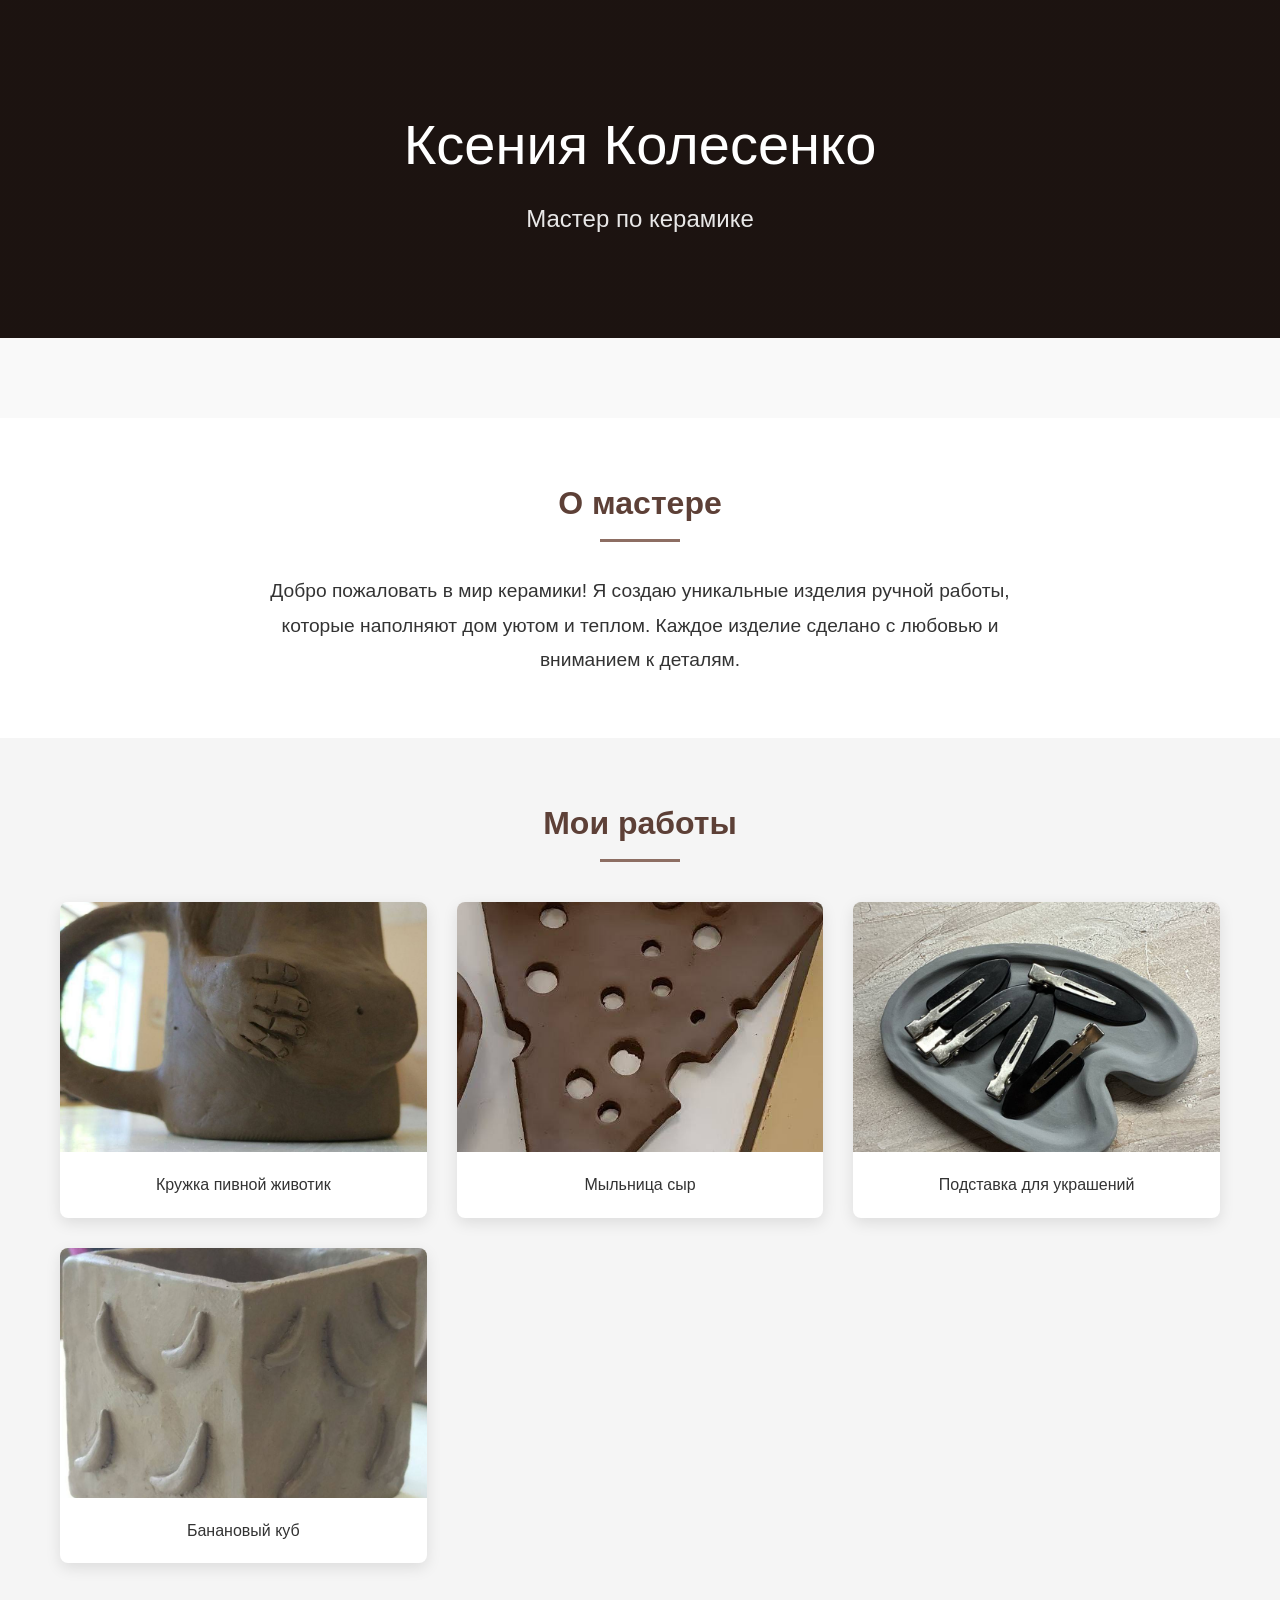
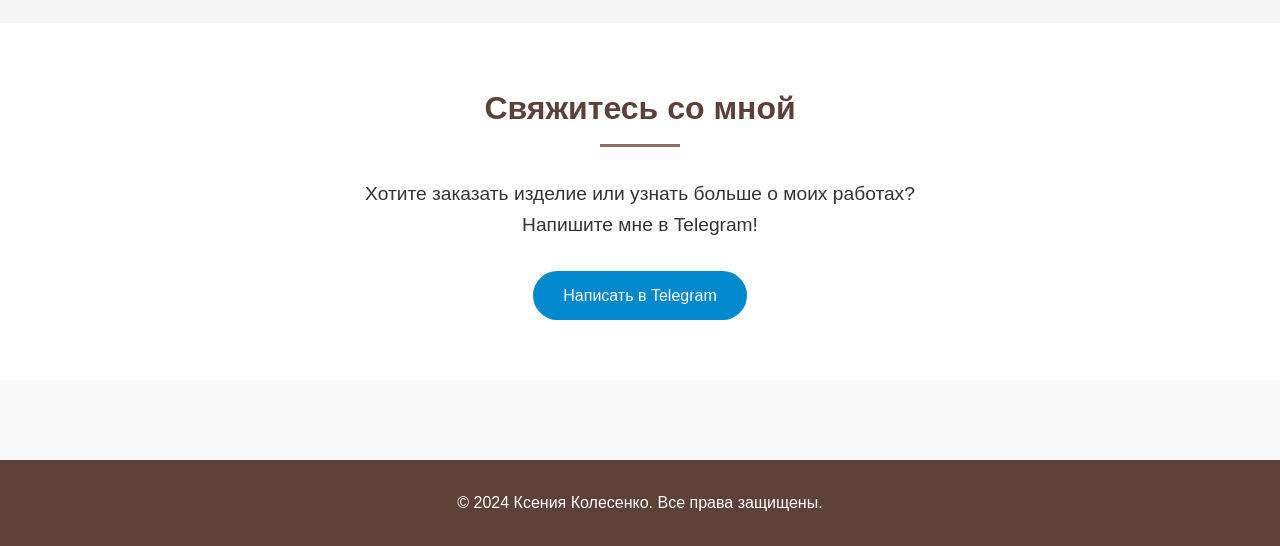
<file: index.html>
<!DOCTYPE html>
<html lang="ru">
<head>
    <meta charset="UTF-8">
    <meta name="viewport" content="width=device-width, initial-scale=1.0">
    <title>Ксения Колесенко - Мастер по керамике</title>
    <style>
        /* Общие стили */
        * {
            margin: 0;
            padding: 0;
            box-sizing: border-box;
        }
        
        body {
            font-family: 'Segoe UI', Tahoma, Geneva, Verdana, sans-serif;
            line-height: 1.6;
            color: #333;
            background-color: #f9f9f9;
        }
        
        .container {
            max-width: 1200px;
            margin: 0 auto;
            padding: 0 20px;
        }
        
        .section-title {
            font-size: 2rem;
            text-align: center;
            margin-bottom: 2rem;
            color: #5d4037;
            position: relative;
        }
        
        .section-title::after {
            content: '';
            display: block;
            width: 80px;
            height: 3px;
            background-color: #8d6e63;
            margin: 10px auto;
        }
        
        /* Шапка */
        .header {
            background: linear-gradient(rgba(0, 0, 0, 0.7), rgba(0, 0, 0, 0.7)), 
                        url('data:image/svg+xml;utf8,<svg xmlns="http://www.w3.org/2000/svg" width="100" height="100" viewBox="0 0 100 100"><rect width="100" height="100" fill="%235d4037"/></svg>');
            background-size: cover;
            background-position: center;
            color: white;
            text-align: center;
            padding: 100px 0;
        }
        
        .header__title {
            font-size: 3.5rem;
            margin-bottom: 10px;
            font-weight: 300;
        }
        
        .header__subtitle {
            font-size: 1.5rem;
            font-weight: 300;
            opacity: 0.9;
        }
        
        /* Основной контент */
        .main {
            padding: 80px 0;
        }
        
        /* О мастере */
        .about {
            padding: 60px 0;
            background-color: white;
        }
        
        .about__text {
            max-width: 800px;
            margin: 0 auto;
            text-align: center;
            font-size: 1.2rem;
            line-height: 1.8;
        }
        
        /* Работы */
        .works {
            padding: 60px 0;
            background-color: #f5f5f5;
        }
        
        .works-grid {
            display: grid;
            grid-template-columns: repeat(auto-fill, minmax(300px, 1fr));
            gap: 30px;
            margin-top: 40px;
        }
        
        .work-item {
            background-color: white;
            border-radius: 8px;
            overflow: hidden;
            box-shadow: 0 5px 15px rgba(0, 0, 0, 0.1);
            transition: transform 0.3s ease, box-shadow 0.3s ease;
        }
        
        .work-item:hover {
            transform: translateY(-10px);
            box-shadow: 0 15px 30px rgba(0, 0, 0, 0.15);
        }
        
        .work-image {
            height: 250px;
            overflow: hidden;
        }
        
        .work-image img {
            width: 100%;
            height: 100%;
            object-fit: cover;
            transition: transform 0.5s ease;
        }
        
        .work-item:hover .work-image img {
            transform: scale(1.05);
        }
        
        .work-caption {
            padding: 20px;
            text-align: center;
            font-weight: 500;
        }
        
        .no-works {
            grid-column: 1 / -1;
            text-align: center;
            padding: 40px;
            font-style: italic;
            color: #777;
        }
        
        /* Контакты */
        .contact {
            padding: 60px 0;
            background-color: white;
            text-align: center;
        }
        
        .contact__text {
            max-width: 600px;
            margin: 0 auto 30px;
            font-size: 1.2rem;
        }
        
        .telegram-link {
            display: inline-block;
            background-color: #0088cc;
            color: white;
            padding: 12px 30px;
            border-radius: 50px;
            text-decoration: none;
            font-weight: 500;
            transition: background-color 0.3s ease;
        }
        
        .telegram-link:hover {
            background-color: #0077b5;
        }
        
        /* Подвал */
        .footer {
            background-color: #5d4037;
            color: white;
            text-align: center;
            padding: 30px 0;
        }
        
        /* Адаптивность */
        @media (max-width: 768px) {
            .header__title {
                font-size: 2.5rem;
            }
            
            .header__subtitle {
                font-size: 1.2rem;
            }
            
            .section-title {
                font-size: 1.8rem;
            }
            
            .works-grid {
                grid-template-columns: repeat(auto-fill, minmax(250px, 1fr));
            }
        }
        
        @media (max-width: 480px) {
            .header {
                padding: 60px 0;
            }
            
            .header__title {
                font-size: 2rem;
            }
            
            .section-title {
                font-size: 1.5rem;
            }
            
            .works-grid {
                grid-template-columns: 1fr;
            }
        }
    </style>
</head>
<body>
    <header class="header">
        <div class="container">
            <h1 class="header__title">Ксения Колесенко</h1>
            <p class="header__subtitle">Мастер по керамике</p>
        </div>
    </header>

    <main class="main">
        <section class="about">
            <div class="container">
                <h2 class="section-title">О мастере</h2>
                <p class="about__text">
                    Добро пожаловать в мир керамики! Я создаю уникальные изделия ручной работы, 
                    которые наполняют дом уютом и теплом. Каждое изделие сделано с любовью 
                    и вниманием к деталям.
                </p>
            </div>
        </section>

        <section class="works">
            <div class="container">
                <h2 class="section-title">Мои работы</h2>
                <div class="works-grid">
                    <!-- Пример работ - замените на реальные изображения -->
                    <div class="work-item">
                        <div class="work-image">
                            <img src="kruzhka.jpg" alt="Керамическая ваза">
                        </div>
                        <p class="work-caption">Кружка пивной животик</p>
                    </div>
                    <div class="work-item">
                        <div class="work-image">
                            <img src="pizza.jpg" alt="Чашка ручной работы">
                        </div>
                        <p class="work-caption">Мыльница сыр</p>
                    </div>
                    <div class="work-item">
                        <div class="work-image">
                            <img src="zakolki.jpg" alt="Декоративная тарелка">
                        </div>
                        <p class="work-caption">Подставка для украшений</p>
                    </div>
                    <div class="work-item">
                        <div class="work-image">
                            <img src="Cube.jpg" alt="Керамический подсвечник">
                        </div>
                        <p class="work-caption">Банановый куб</p>
                    </div>
                </div>
            </div>
        </section>

        <section class="contact">
            <div class="container">
                <h2 class="section-title">Свяжитесь со мной</h2>
                <p class="contact__text">
                    Хотите заказать изделие или узнать больше о моих работах? 
                    Напишите мне в Telegram!
                </p>
                <a href="https://t.me/kksu7" class="telegram-link" target="_blank">
                    Написать в Telegram
                </a>
            </div>
        </section>
    </main>

    <footer class="footer">
        <div class="container">
            <p class="footer__text">&copy; 2024 Ксения Колесенко. Все права защищены.</p>
        </div>
    </footer>
</body>
</html>
</file>
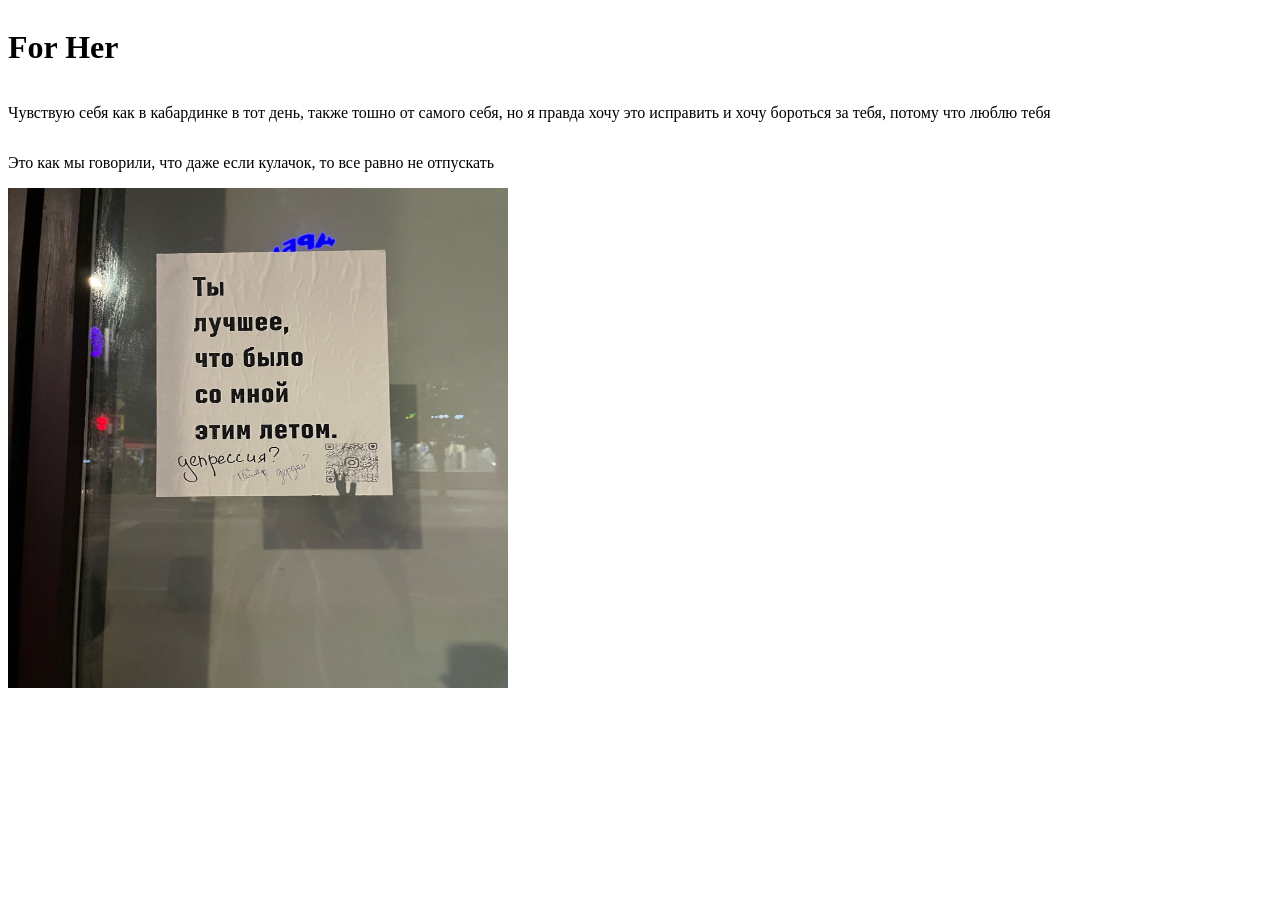
<file: ForMyDarling/index.html>
<!DOCTYPE html>
<html lang="en">
<head>
    <meta charset="UTF-8">
    <meta name="viewport" content="width=device-width, initial-scale=1.0">
    <title>Document</title>
    <link href="style.css" rel="stylesheet">
</head>
<body>
   <div class = "all">
    <h1>For Her</h1>
    <p>Чувствую себя как в кабардинке в тот день, также тошно от самого себя, но я правда хочу это исправить и хочу бороться за тебя, потому что люблю тебя</p>
    <p>Это как мы говорили, что даже если кулачок, то все равно не отпускать</p>
    <img src="cartinka.jpg" width = "500px" height="500px">
</div>
</body>
</html>
</file>
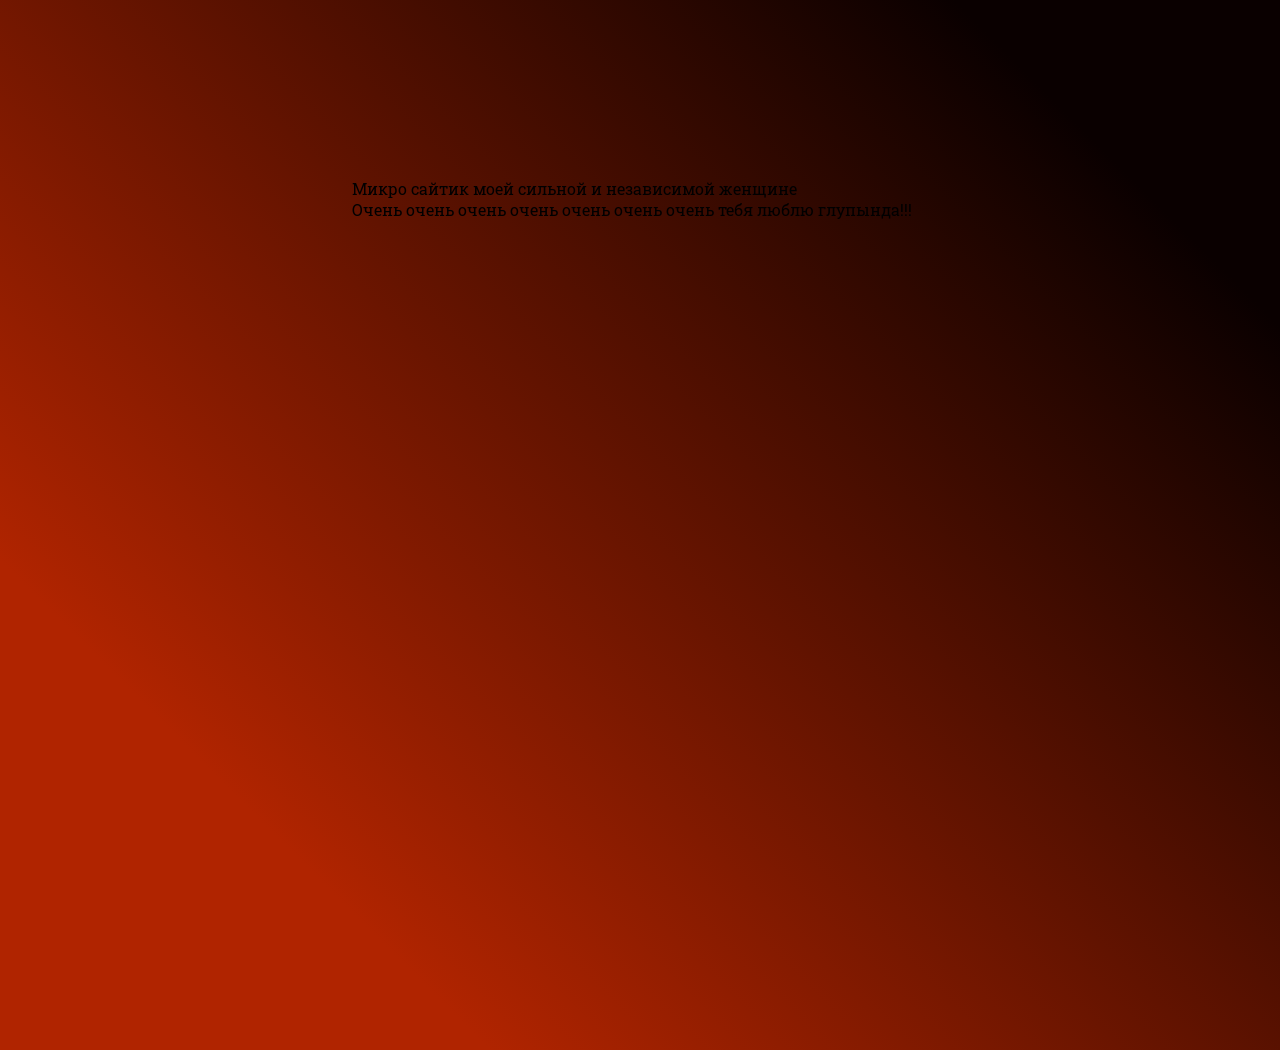
<file: task1/index.html>
<!DOCTYPE html>
<html lang="en">


<head>
   <meta charset="UTF-8">
    <title>МиуМиуМиу</title>
    <link rel="preconnect" href="https://fonts.googleapis.com">
    <link rel="preconnect" href="https://fonts.gstatic.com" crossorigin>
    <link href="https://fonts.googleapis.com/css2?family=Roboto+Slab:wght@100..900&family=ZCOOL+KuaiLe&display=swap" rel="stylesheet">
    <style>
        *{
            margin:0;
            padding: 0;
            box-sizing: border-box;
        }
        body{
            background: rgb(176,36,0);
background: linear-gradient(45deg, rgba(176,36,0,1) 21%, rgba(10,0,0,1) 86%);
            min-height: 100vh;
            font-family: 'Roboto Slab',cursive;
        }
        main{
            width:50%;
            margin: 150px auto;
        }
        article{

            padding:28px 32px;
            border-radius:16px;
        }
    </style>
</head>

<body>
    <main>
        <article>
            <div class="title">
                Микро сайтик моей сильной и независимой женщине
            </div>
            <div class="subtitle">
                Очень очень очень очень очень очень очень тебя люблю глупында!!!
            </div>
        </article>
</main>
</body>
</html>
</file>
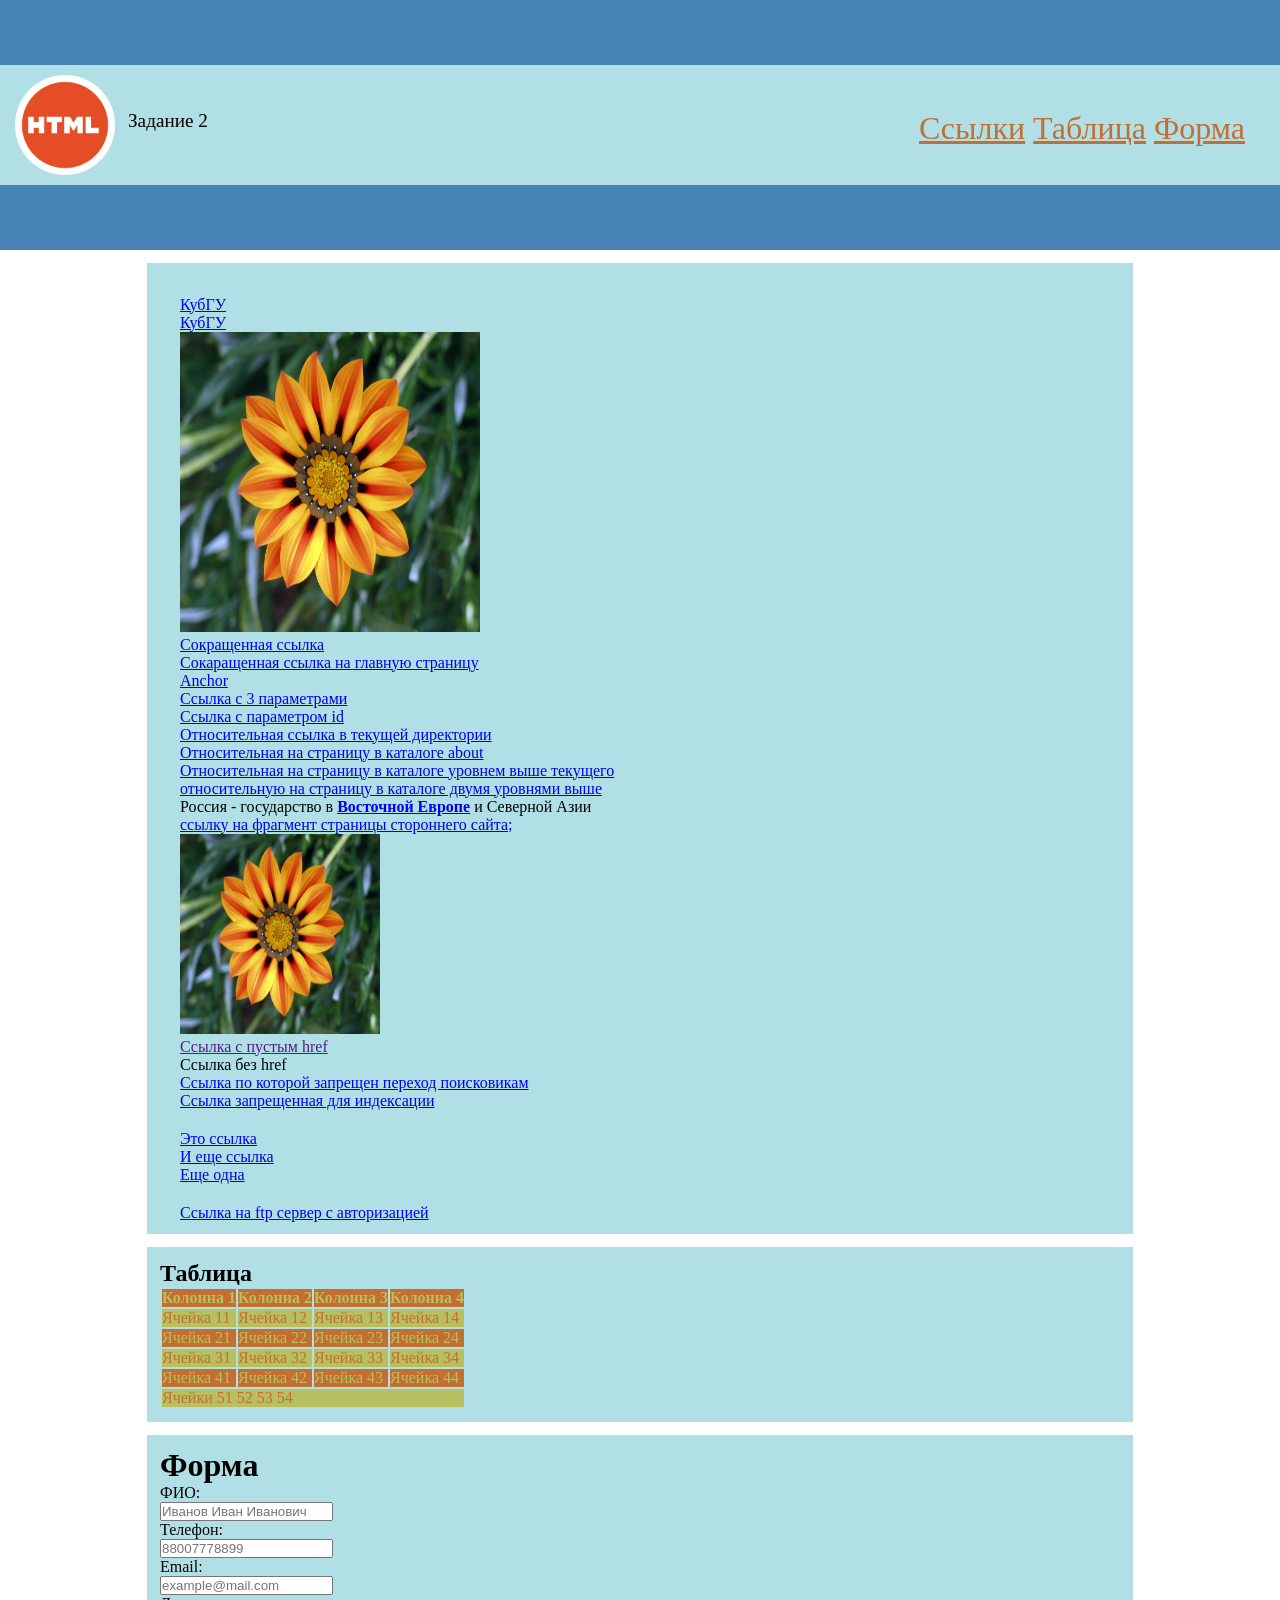
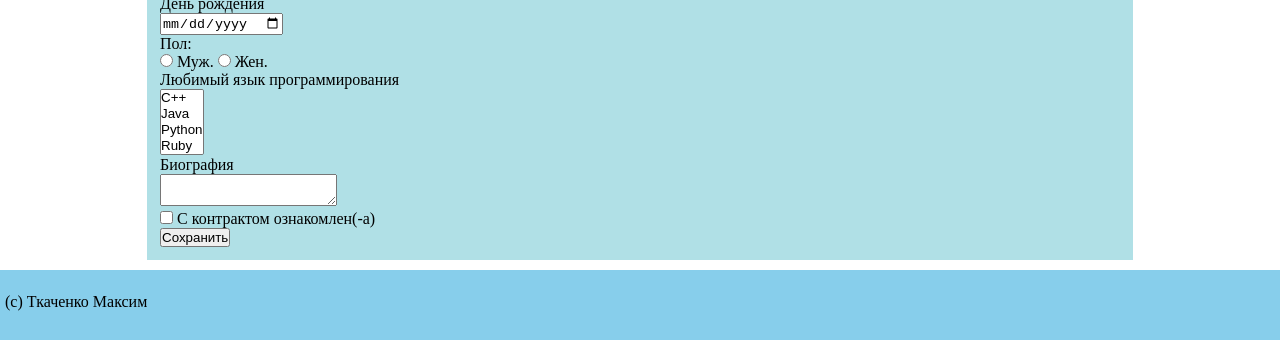
<file: task2/index.html>
<!DOCTYPE html>
<html lang="en">


<head>
   <meta charset="UTF-8">
    <link rel="stylesheet" href="style.css">
   <title>Задание 2</title>

</head>


<body>
    <header class="header">    
    <div class ="header-content">
        
        <nav class="pre-header">
            <a href="#list" class="idk">Ссылки</a>
            <a href="#table" class="idk">Таблица</a>
            <a href="#form" class="idk">Форма</a>
        </nav>
      
        <img src="html1.png" class="cartinka">
        
        <div class="name">Задание 2</div>
    
    </div>
      
        
    </header>
    

<section class = "content" id = "list">
   
    <ul class ="link-list" >
        <li>
            <a href = "http://www.kubsu.ru/" title = "Официальный сайт КубГУ">КубГУ</a>
       </li>

        <li>
            <a href = "https://www.kubsu.ru/">КубГУ</a>
        </li>

        <li>
            <a href ="https://example.com"> <img src = "image.jpg" height="300" width="300"> </a>
        </li>
        <li>
            <a href="./pp.html">Сокращенная ссылка</a>
        </li>

       <li>
           <a href="./index.html">Сокаращенная ссылка на главную страницу</a>
       </li>
        <li>
            <a href="#top">Anchor</a>
        </li>
        <li>
            <a href="https://www.youtube.com/@LofiGirl/?parametr1=p1&parametr2=p2&parametr3=p3/">Ссылка с 3 параметрами</a>
        </li>
        <li>
            <a href ="./pp.html?id=100">Ссылка с параметром id</a>
        </li>
       <li>
           <a href="./pp.html">Относительная ссылка в текущей директории</a>
       </li>
        <li>
            <a href="./about/about.html">Относительная на страницу в каталоге about</a>
        </li>

        <li>
            <a href="about/about.html">Относительная на страницу в каталоге уровнем выше текущего</a>
        </li>
        <li>
            <a href="about/floyd/pink.html">относительную на страницу в каталоге двумя уровнями выше</a>
        </li>
       <li>
           Россия - государство в
           <a href="https://ru.wikipedia.org/wiki/Восточная_Европа"><b>Восточной Европе</b></a>
            и Северной Азии
       </li>
        <li>
            <a href = "https://ru.wikipedia.org/wiki/1832_год#Родились">ссылку на фрагмент страницы стороннего сайта;</a>
        </li>
        <li>
            <img usemap="#prim" width = "200" height = "200" src="image.jpg" alt="Здесь должна быть картинка"/>
            <map name="prim">
                <area shape="rect" coords = "50,50,100" href ="https://youtube.com"/>
                <area shape="circle" coords="20,20,20" href="https://ya.ru"/>
            </map>
        </li>
        <li>
            <a href>Ссылка с пустым href</a>
        </li>
        <li>
            <a>Ссылка без href</a>
        </li>
        <li>
            <a href="http://ya.com" rel="nofollow">Ссылка по которой запрещен переход поисковикам</a>
        </li>
        <li>
            <a href="http://ya.com" rel="noindex">Ссылка запрещенная для индексации</a>
        </li>
   </ul>

    <ol class="link-list">
        <li><a href="https://example.com">Это ссылка</a></li>
        <li><a href="https://example.com">И еще ссылка</a></li>
        <li><a href="https://example.com">Еще одна</a></li>
    

    </ol>
    <a href = "ftp://drfaust:12345@AsusPC/" class="link-list">Ссылка на ftp сервер с авторизацией</a>

</section>

<section class="content">
    <h1>Таблица</h1>
    <table>
        <tr class="tabl-first"><th>Колонна 1</th><th>Колонна 2</th><th>Колонна 3</th><th>Колонна 4</th></tr>
        <tr class="tabl-second"><td>Ячейка 11</td><td>Ячейка 12</td><td>Ячейка 13</td><td>Ячейка 14</td></tr>    
        <tr class="tabl-first"><td>Ячейка 21</td><td>Ячейка 22</td><td>Ячейка 23</td><td>Ячейка 24</td></tr>
        <tr class="tabl-second"><td>Ячейка 31</td><td>Ячейка 32</td><td>Ячейка 33</td><td>Ячейка 34</td></tr>
        <tr class="tabl-first"><td>Ячейка 41</td><td>Ячейка 42</td><td>Ячейка 43</td><td>Ячейка 44</td></tr>
        <tr class="tabl-second"><td colspan="4">Ячейки 51 52 53 54</td></tr>
    </table>

</section>    

    <form action="index.html" class="content" id="form">
        <h1>Форма</h1>
        <label>
            ФИО:
            <br>
            <input name="field-name-1" placeholder="Иванов Иван Иванович">
            <br>
        </label>

        <label>
            Телефон:
            <br>
            <input name="field-number-2" type="tel" placeholder="88007778899">
            <br>
        </label>

        <label>
            Email:
        <br>
        <input name="field-email" type="email" placeholder="example@mail.com">
        <br>
        </label>

        <label>
            День рождения
        <br>
        <input name="field-birthday" type="date">
        <br>
        </label>

        Пол:
        <label>
        <br>
        <input name="field-radio1" type="radio" value="Муж." >
        Муж.
        </label>

        <label>
            <input name="field-radio1" type="radio" value = "Жен.">
            Жен.
            <br>
        </label>
        Любимый язык программирования
        <label>
            <br>
            <select name="field-list[]" multiple="multiple">
                <option value="cpp">C++</option>
                <option value="java">Java</option>
                <option value="python">Python</option>
                <option value="ruby">Ruby</option>
                <option value="kotlin">Kotlin</option>
            </select>
        </label>

        <label>
            <br>
            Биография
            <br>
            <textarea name="field-biography"></textarea>
        </label>

        <label>
            <br>
            <input type="checkbox" name="field-check">
            С контрактом ознакомлен(-а)
        </label>
        <label>
            <br>
            <input type="submit" value="Сохранить">
        </label>
    </form>
    <footer class="footer" id = "footer">
    <span>
        <br>
        (с) Ткаченко Максим
    </span>
</footer>


</body>




</html>
</file>
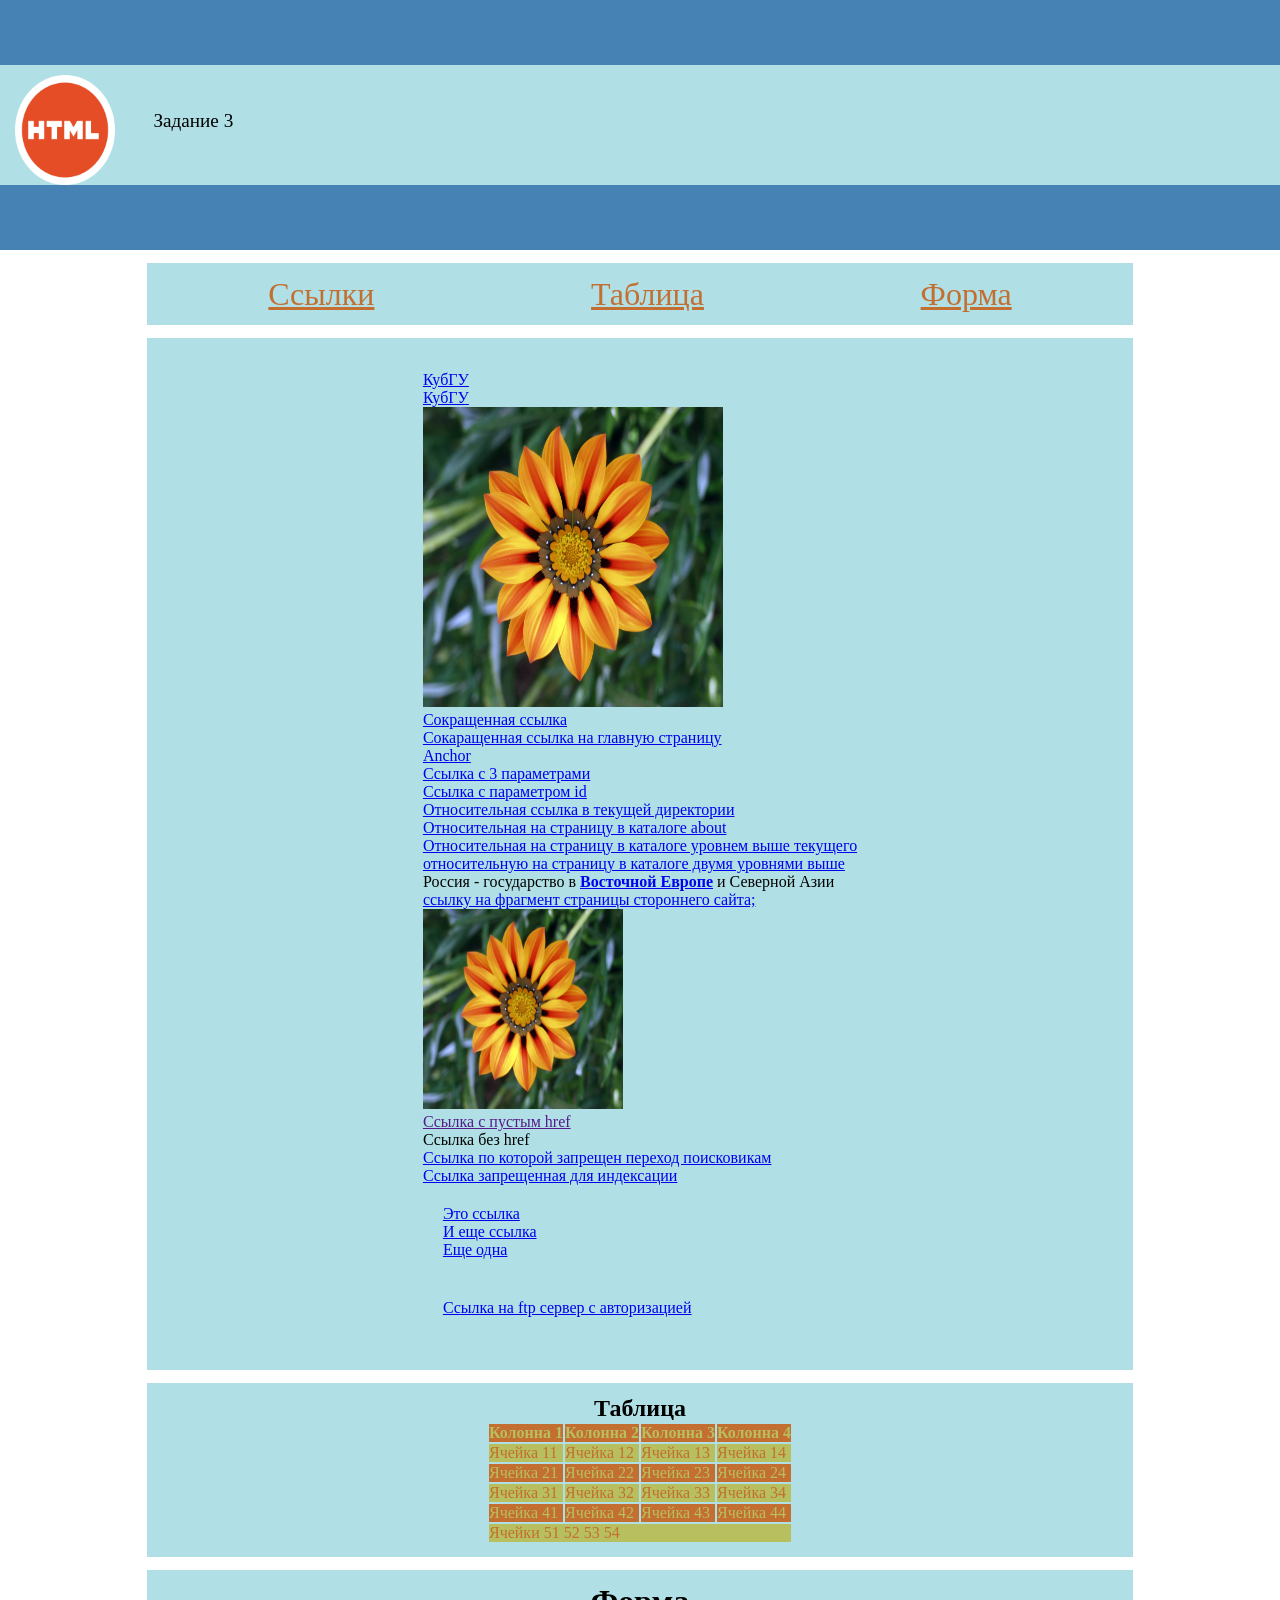
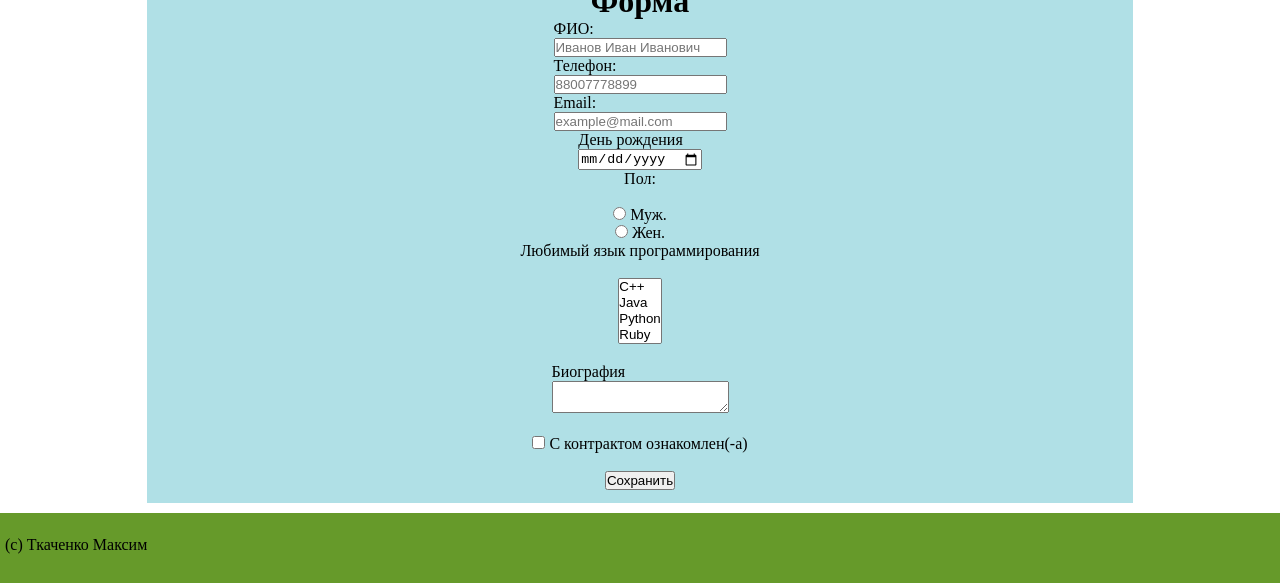
<file: task3/index.html>
<!DOCTYPE html>
<html lang="en">


<head>
    <meta charset="UTF-8">
    <meta name="viewport" content="width=device-width, initial-scale=1">
    <link rel="stylesheet" href="style.css">
   <title>Задание 3</title>

</head>


<body>
    <header class="header">    
    
        <div class ="header-content">
        
        <img src="html1.png" class="cartinka">
        <div class="name">Задание 3</div>
    
        </div>    
    </header>
    
    <div class="flex-box">
            <nav class="pre-header content">
                <a href="#list" class="idk">Ссылки</a>
                <a href="#table" class="idk">Таблица</a>
                <a href="#form" class="idk">Форма</a>
            </nav>
    
<section class = "content  flex-item1" id = "list">
   
    <ul class ="link-list" >
        <li>
            <a href = "http://www.kubsu.ru/" title = "Официальный сайт КубГУ">КубГУ</a>
       </li>

        <li>
            <a href = "https://www.kubsu.ru/">КубГУ</a>
        </li>

        <li>
            <a href ="https://example.com"> <img src = "image.jpg" height="300" width="300"> </a>
        </li>
        <li>
            <a href="./pp.html">Сокращенная ссылка</a>
        </li>

       <li>
           <a href="./index.html">Сокаращенная ссылка на главную страницу</a>
       </li>
        <li>
            <a href="#top">Anchor</a>
        </li>
        <li>
            <a href="https://www.youtube.com/@LofiGirl/?parametr1=p1&parametr2=p2&parametr3=p3/">Ссылка с 3 параметрами</a>
        </li>
        <li>
            <a href ="./pp.html?id=100">Ссылка с параметром id</a>
        </li>
       <li>
           <a href="./pp.html">Относительная ссылка в текущей директории</a>
       </li>
        <li>
            <a href="./about/about.html">Относительная на страницу в каталоге about</a>
        </li>

        <li>
            <a href="about/about.html">Относительная на страницу в каталоге уровнем выше текущего</a>
        </li>
        <li>
            <a href="about/floyd/pink.html">относительную на страницу в каталоге двумя уровнями выше</a>
        </li>
       <li>
           Россия - государство в
           <a href="https://ru.wikipedia.org/wiki/Восточная_Европа"><b>Восточной Европе</b></a>
            и Северной Азии
       </li>
        <li>
            <a href = "https://ru.wikipedia.org/wiki/1832_год#Родились">ссылку на фрагмент страницы стороннего сайта;</a>
        </li>
        <li>
            <img usemap="#prim" width = "200" height = "200" src="image.jpg" alt="Здесь должна быть картинка"/>
            <map name="prim">
                <area shape="rect" coords = "50,50,100" href ="https://youtube.com"/>
                <area shape="circle" coords="20,20,20" href="https://ya.ru"/>
            </map>
        </li>
        <li>
            <a href>Ссылка с пустым href</a>
        </li>
        <li>
            <a>Ссылка без href</a>
        </li>
        <li>
            <a href="http://ya.com" rel="nofollow">Ссылка по которой запрещен переход поисковикам</a>
        </li>
        <li>
            <a href="http://ya.com" rel="noindex">Ссылка запрещенная для индексации</a>
        </li>
        <ol class="link-list">
            <li><a href="https://example.com">Это ссылка</a></li>
            <li><a href="https://example.com">И еще ссылка</a></li>
            <li><a href="https://example.com">Еще одна</a></li>
        
    
        </ol>
        <li>
        <a href = "ftp://drfaust:12345@AsusPC/" class="link-list">Ссылка на ftp сервер с авторизацией</a>
            </li>
    
    </ul>



</section>

<section class="content flex-item2">
    <h1>Таблица</h1>
    <table id ="table">
        <tr class="tabl-first"><th>Колонна 1</th><th>Колонна 2</th><th>Колонна 3</th><th>Колонна 4</th></tr>
        <tr class="tabl-second"><td>Ячейка 11</td><td>Ячейка 12</td><td>Ячейка 13</td><td>Ячейка 14</td></tr>    
        <tr class="tabl-first"><td>Ячейка 21</td><td>Ячейка 22</td><td>Ячейка 23</td><td>Ячейка 24</td></tr>
        <tr class="tabl-second"><td>Ячейка 31</td><td>Ячейка 32</td><td>Ячейка 33</td><td>Ячейка 34</td></tr>
        <tr class="tabl-first"><td>Ячейка 41</td><td>Ячейка 42</td><td>Ячейка 43</td><td>Ячейка 44</td></tr>
        <tr class="tabl-second"><td colspan="4">Ячейки 51 52 53 54</td></tr>
    </table>

</section>    

    <form action="index.html" class="content flex-item3" id="form">
        <h1>Форма</h1>
        <label>
            ФИО:
            <br>
            <input name="field-name-1" placeholder="Иванов Иван Иванович">
            <br>
        </label>

        <label>
            Телефон:
            <br>
            <input name="field-number-2" type="tel" placeholder="88007778899">
            <br>
        </label>

        <label>
            Email:
        <br>
        <input name="field-email" type="email" placeholder="example@mail.com">
        <br>
        </label>

        <label>
            День рождения
        <br>
        <input name="field-birthday" type="date">
        <br>
        </label>

        Пол:
        <label>
        <br>
        <input name="field-radio1" type="radio" value="Муж." >
        Муж.
        </label>

        <label>
            <input name="field-radio1" type="radio" value = "Жен.">
            Жен.
            <br>
        </label>
        Любимый язык программирования
        <label>
            <br>
            <select name="field-list[]" multiple="multiple">
                <option value="cpp">C++</option>
                <option value="java">Java</option>
                <option value="python">Python</option>
                <option value="ruby">Ruby</option>
                <option value="kotlin">Kotlin</option>
            </select>
        </label>

        <label>
            <br>
            Биография
            <br>
            <textarea name="field-biography"></textarea>
        </label>

        <label>
            <br>
            <input type="checkbox" name="field-check">
            С контрактом ознакомлен(-а)
        </label>
        <label>
            <br>
            <input type="submit" value="Сохранить">
        </label>
    </form>
</div>
    <footer class="footer" id = "footer">
    <span>
        <br>
        (с) Ткаченко Максим
    </span>
</footer>


</body>




</html>
</file>
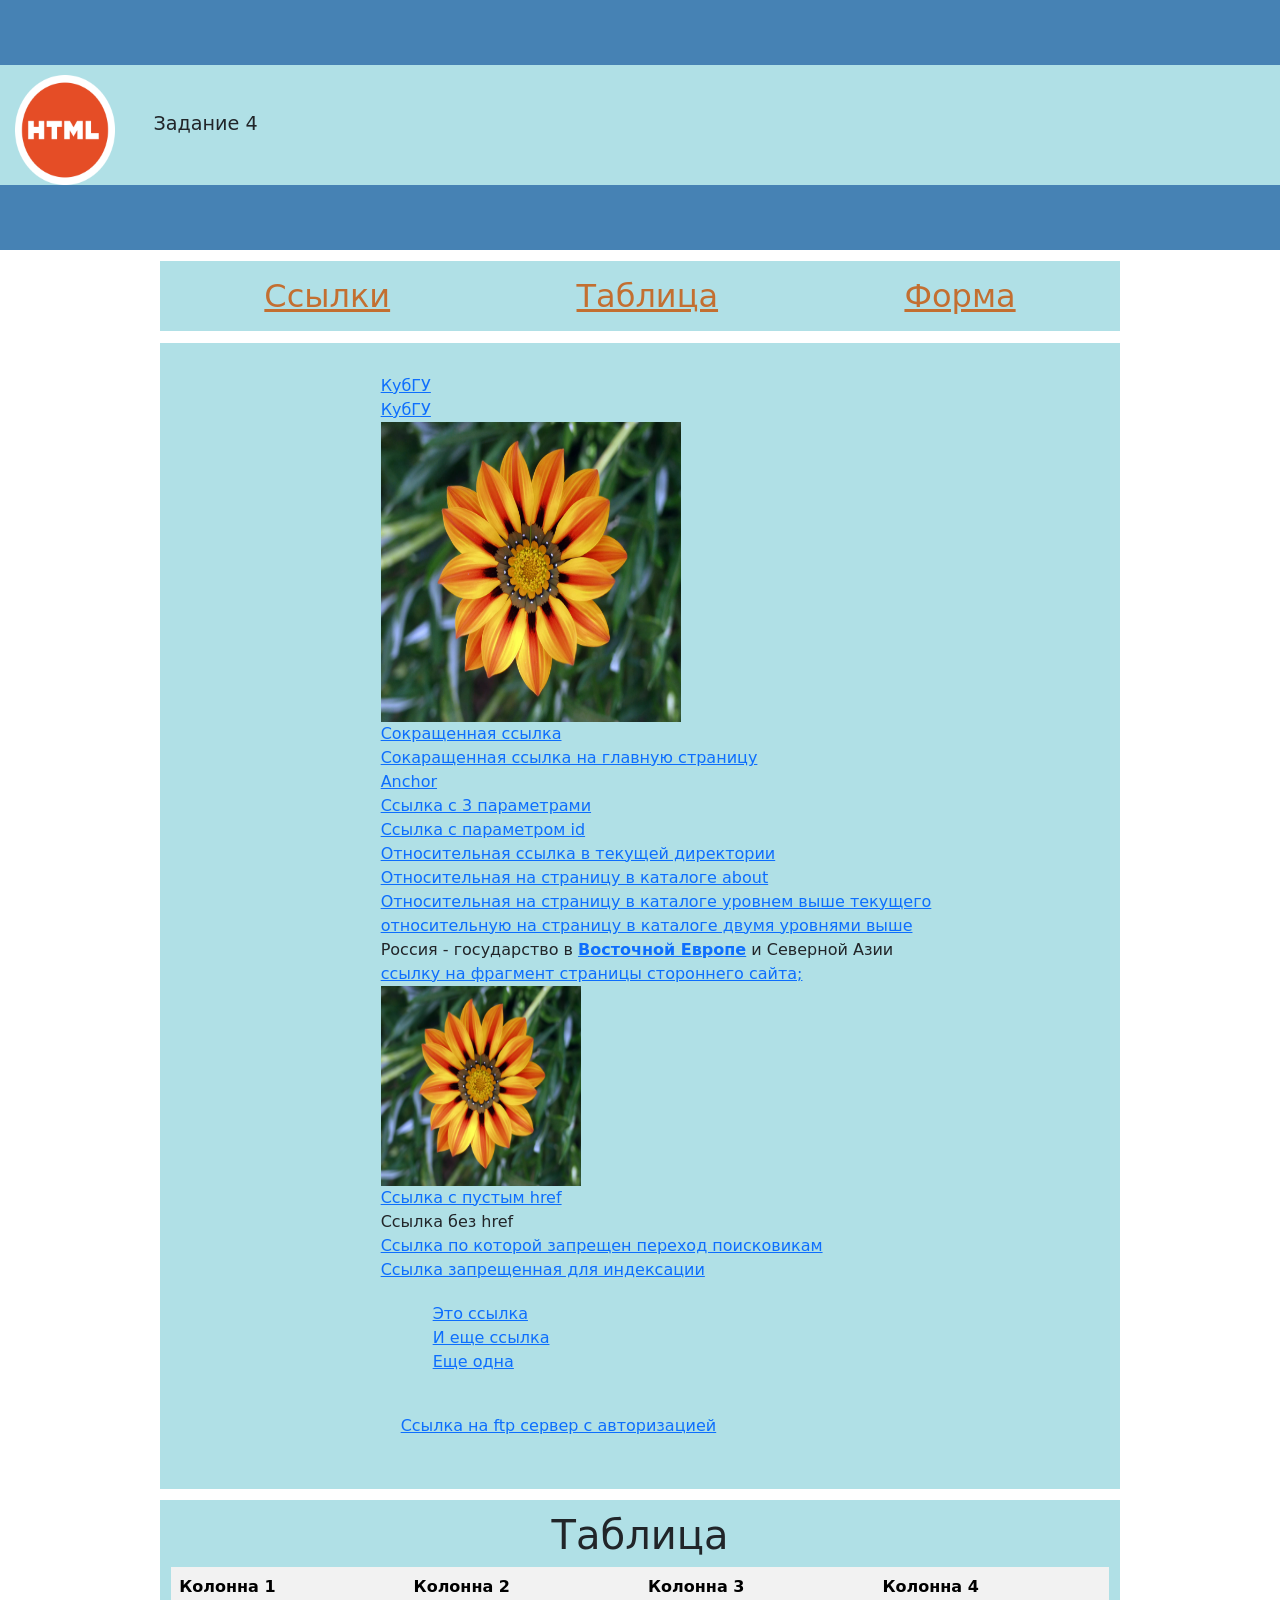
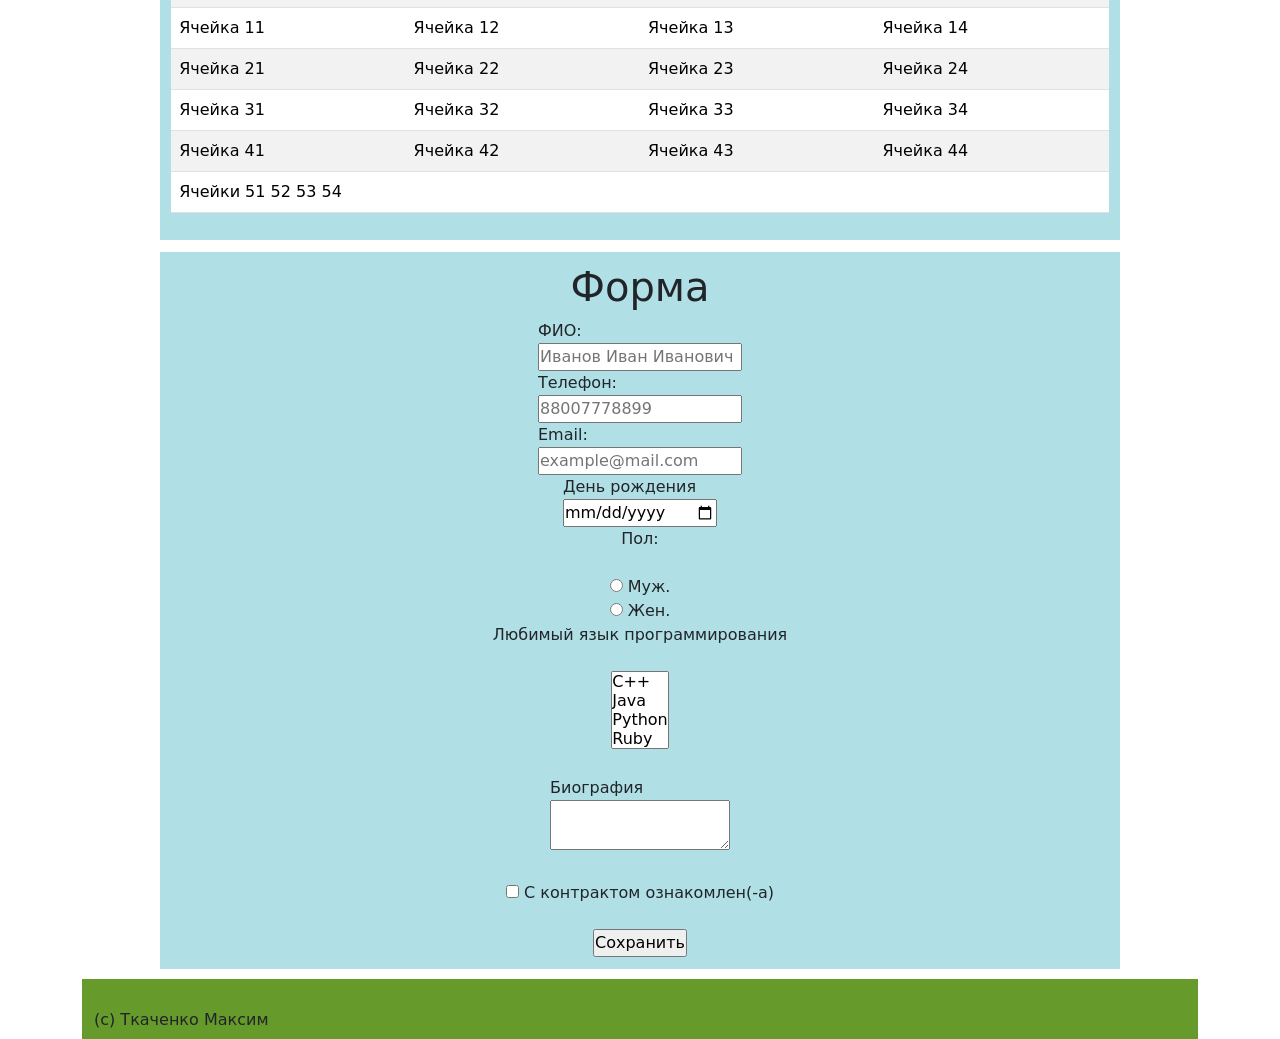
<file: task4/index.html>
<!DOCTYPE html>
<html lang="en">


<head>
    <meta charset="UTF-8">
    <meta name="viewport" content="width=device-width, initial-scale=1">
    <link rel="stylesheet" href="style.css">
    <link href="https://cdn.jsdelivr.net/npm/bootstrap@5.3.2/dist/css/bootstrap.min.css" rel="stylesheet" integrity="sha384-T3c6CoIi6uLrA9TneNEoa7RxnatzjcDSCmG1MXxSR1GAsXEV/Dwwykc2MPK8M2HN" crossorigin="anonymous">
    <title>Задание 4</title>

</head>


<body>
    <header class="header">    
    
        <div class ="header-content">
        
        <img src="html1.png" class="cartinka">
        <div class="name">Задание 4</div>
    
        </div>    
    </header>
    
    <div class="container">
        <div class="flex-box">
            <nav class="pre-header content d-flex flex-sm-row flex-column">
       
                        <a href="#list" class="idk">Ссылки</a>
                        <a href="#table" class="idk">Таблица</a>
                        <a href="#form" class="idk">Форма</a>    
            </nav>
        </div>  

        <section class = "content  flex-item1" id = "list">
   
    <ul class ="link-list" >
        <li>
            <a href = "http://www.kubsu.ru/" title = "Официальный сайт КубГУ">КубГУ</a>
       </li>

        <li>
            <a href = "https://www.kubsu.ru/">КубГУ</a>
        </li>

        <li>
            <a href ="https://example.com"> <img src = "image.jpg" height="300" width="300"> </a>
        </li>
        <li>
            <a href="./pp.html">Сокращенная ссылка</a>
        </li>

       <li>
           <a href="./index.html">Сокаращенная ссылка на главную страницу</a>
       </li>
        <li>
            <a href="#top">Anchor</a>
        </li>
        <li>
            <a href="https://www.youtube.com/@LofiGirl/?parametr1=p1&parametr2=p2&parametr3=p3/">Ссылка с 3 параметрами</a>
        </li>
        <li>
            <a href ="./pp.html?id=100">Ссылка с параметром id</a>
        </li>
       <li>
           <a href="./pp.html">Относительная ссылка в текущей директории</a>
       </li>
        <li>
            <a href="./about/about.html">Относительная на страницу в каталоге about</a>
        </li>

        <li>
            <a href="about/about.html">Относительная на страницу в каталоге уровнем выше текущего</a>
        </li>
        <li>
            <a href="about/floyd/pink.html">относительную на страницу в каталоге двумя уровнями выше</a>
        </li>
       <li>
           Россия - государство в
           <a href="https://ru.wikipedia.org/wiki/Восточная_Европа"><b>Восточной Европе</b></a>
            и Северной Азии
       </li>
        <li>
            <a href = "https://ru.wikipedia.org/wiki/1832_год#Родились">ссылку на фрагмент страницы стороннего сайта;</a>
        </li>
        <li>
            <img usemap="#prim" width = "200" height = "200" src="image.jpg" alt="Здесь должна быть картинка"/>
            <map name="prim">
                <area shape="rect" coords = "50,50,100" href ="https://youtube.com"/>
                <area shape="circle" coords="20,20,20" href="https://ya.ru"/>
            </map>
        </li>
        <li>
            <a href>Ссылка с пустым href</a>
        </li>
        <li>
            <a>Ссылка без href</a>
        </li>
        <li>
            <a href="http://ya.com" rel="nofollow">Ссылка по которой запрещен переход поисковикам</a>
        </li>
        <li>
            <a href="http://ya.com" rel="noindex">Ссылка запрещенная для индексации</a>
        </li>
        <ol class="link-list">
            <li><a href="https://example.com">Это ссылка</a></li>
            <li><a href="https://example.com">И еще ссылка</a></li>
            <li><a href="https://example.com">Еще одна</a></li>
        
    
        </ol>
        <li>
        <a href = "ftp://drfaust:12345@AsusPC/" class="link-list">Ссылка на ftp сервер с авторизацией</a>
            </li>
    
    </ul>



</section>

<div class="content flex-item2 ">
    <h1>Таблица</h1>
    <table class = "table-striped table" id ="table">
        <tr class="tabl-first"><th>Колонна 1</th><th>Колонна 2</th><th>Колонна 3</th><th>Колонна 4</th></tr>
        <tr class="tabl-second"><td>Ячейка 11</td><td>Ячейка 12</td><td>Ячейка 13</td><td>Ячейка 14</td></tr>    
        <tr class="tabl-first"><td>Ячейка 21</td><td>Ячейка 22</td><td>Ячейка 23</td><td>Ячейка 24</td></tr>
        <tr class="tabl-second"><td>Ячейка 31</td><td>Ячейка 32</td><td>Ячейка 33</td><td>Ячейка 34</td></tr>
        <tr class="tabl-first"><td>Ячейка 41</td><td>Ячейка 42</td><td>Ячейка 43</td><td>Ячейка 44</td></tr>
        <tr class="tabl-second"><td colspan="4">Ячейки 51 52 53 54</td></tr>
    </table>
</div>

<div>    
    <form action="index.html" class="content flex-item3" id="form">
        <h1>Форма</h1>
        <label>
            ФИО:
            <br>
            <input name="field-name-1" placeholder="Иванов Иван Иванович">
            <br>
        </label>

        <label>
            Телефон:
            <br>
            <input name="field-number-2" type="tel" placeholder="88007778899">
            <br>
        </label>

        <label>
            Email:
        <br>
        <input name="field-email" type="email" placeholder="example@mail.com">
        <br>
        </label>

        <label>
            День рождения
        <br>
        <input name="field-birthday" type="date">
        <br>
        </label>

        Пол:
        <label>
        <br>
        <input name="field-radio1" type="radio" value="Муж." >
        Муж.
        </label>

        <label>
            <input name="field-radio1" type="radio" value = "Жен.">
            Жен.
            <br>
        </label>
        Любимый язык программирования
        <label>
            <br>
            <select name="field-list[]" multiple="multiple">
                <option value="cpp">C++</option>
                <option value="java">Java</option>
                <option value="python">Python</option>
                <option value="ruby">Ruby</option>
                <option value="kotlin">Kotlin</option>
            </select>
        </label>

        <label>
            <br>
            Биография
            <br>
            <textarea name="field-biography"></textarea>
        </label>

        <label>
            <br>
            <input type="checkbox" name="field-check">
            С контрактом ознакомлен(-а)
        </label>
        <label>
            <br>
            <input type="submit" value="Сохранить">
        </label>
    </form>
</div>
<div class="footer container-xxl w-auto">
    <footer id = "footer">
        <span>
            <br>
            (с) Ткаченко Максим
        </span>
    </footer>
</div>

</body>




</html>
</file>
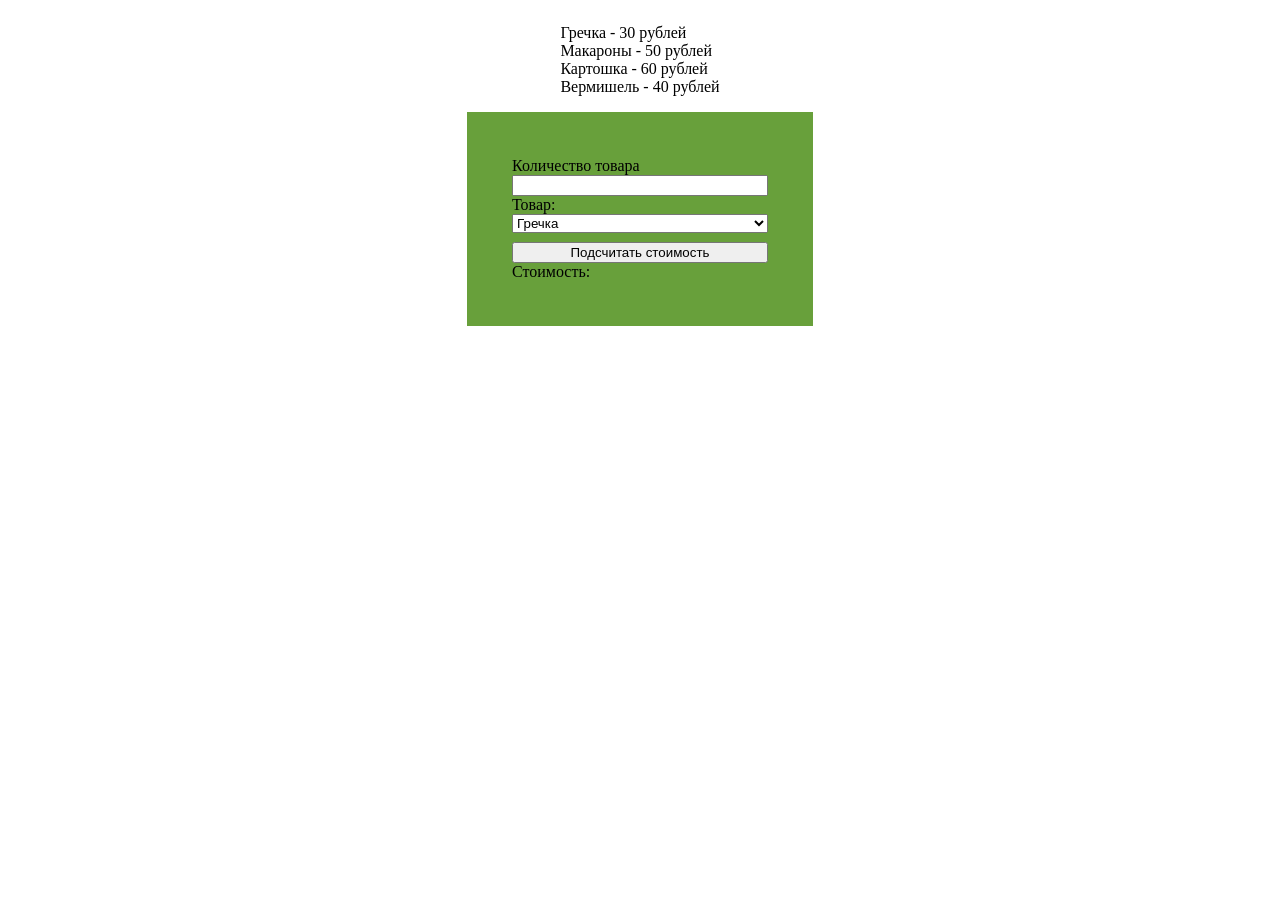
<file: task5/index.html>
<!DOCTYPE html>
<html lang="ru">
<head>
    <meta charset="UTF-8">
    <meta name="viewport" content="width=device-width, initial-scale=1.0">
    <title>Задание 5</title>
    <link href="style.css" rel="stylesheet">
</head>
<body>
    <main>
        <script src="script.js" defer></script>
        <div class="flex">
            <div class="list">
                <ul>
                    <ol>Гречка - 30 рублей</ol>
                    <ol>Макароны - 50 рублей</ol>
                    <ol>Картошка - 60 рублей</ol>
                    <ol>Вермишель - 40 рублей</ol>
                </ul>
            </div>
            <div class="calculator">
                <label for="cost">
                    Количество товара
                </label>
                <input id="cost" type="text" name="prodcost">
                <label for="choice">
                    Товар: 
                </label>
                <select name="choice" id="choice">
                    <option value="val1">Гречка</option>
                    <option value="val2">Макароны</option>
                    <option value="val3">Картошка</option>
                    <option value="val4">Вермишель</option>
                </select>
                <label>
                    <button id="button">Подсчитать стоимость</button>
                </label>
                <div id="result">Стоимость: </div>
            </div>
        </div>
    </main>
    
</body>
</html>
</file>
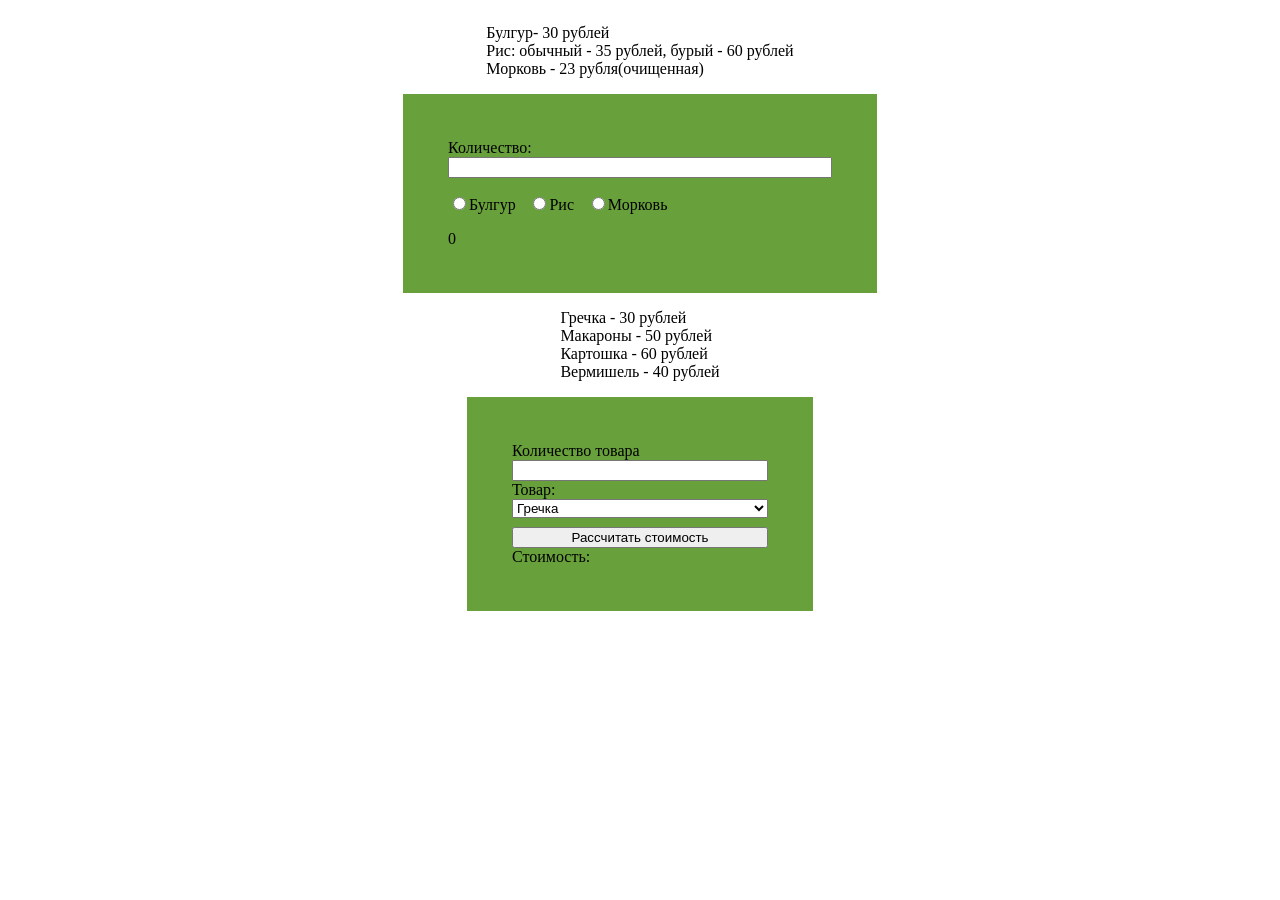
<file: task6/index.html>
<!DOCTYPE html>
<html lang="ru">
<head>
    <meta charset="UTF-8">
    <meta name="viewport" content="width=device-width, initial-scale=1.0">
    <title>Задание 6</title>
    <link href="style.css" rel="stylesheet">
</head>
<body>
    <main >
        <div>
            <div class="flex-box">
                <div class="list">
                    <ul>
                        <ol>Булгур- 30 рублей</ol>
                        <ol>Рис: обычный - 35 рублей, бурый - 60 рублей</ol>
                        <ol>Морковь - 23 рубля(очищенная)</ol>
                    </ul>
                </div>
                <div class="calculatorSecond">
                    <label for="summa-usl">Количество:</label>
                    <input id="summa-usl" type="text">
                    <ul class="block-choice">
                        <ol><input name="r" class="radio-choice" type="radio" value="Булгур">Булгур</ol>
                        <ol><input name="r" class="radio-choice" type="radio" value="Рис">Рис</ol>
                        <ol><input name="r" class="radio-choice" type="radio" value="Морковь">Морковь</ol>
                    </ul>
                    <div id="add">
                        <label for="additional">Рис</label>
                        <select name="additional" id="additional">
                            <option value="Обычный" selected="selected">Обычный</option>
                            <option value="Бурый">Бурый</option>
                        </select>
                    </div>
                    <div id="check">
                        <label id="check_label" value="Очищенная">Очищенная</label>
                        <input type="checkbox" id="checkbox">
                    </div>
                    <div id="result-usl">
                        0
                    </div>
                </div>
            </div>
            <section>
            <div class="flex-box">
                <div class="list">
                    <ul>
                        <ol>Гречка - 30 рублей</ol>
                        <ol>Макароны - 50 рублей</ol>
                        <ol>Картошка - 60 рублей</ol>
                        <ol>Вермишель - 40 рублей</ol>
                    </ul>
                </div>
                <div class="calculatorFirst">
                    <label for="cost">
                        Количество товара
                    </label>
                    <input id="cost" type="text" name="prodcost">
                    <label for="choice">
                        Товар: 
                    </label>
                    <select name="choice" id="choice">
                        <option value="val1">Гречка</option>
                        <option value="val2">Макароны</option>
                        <option value="val3">Картошка</option>
                        <option value="val4">Вермишель</option>
                    </select>
                    <label>
                        <button id="button">Рассчитать стоимость</button>
                    </label>
                    <div id="result">Стоимость: </div>
                </div>
            </div>
        </section>
        </div>
    </main>
    <script src="script.js" defer></script>
    <script src="script_2.js" defer></script>
</body>
</html>
</file>
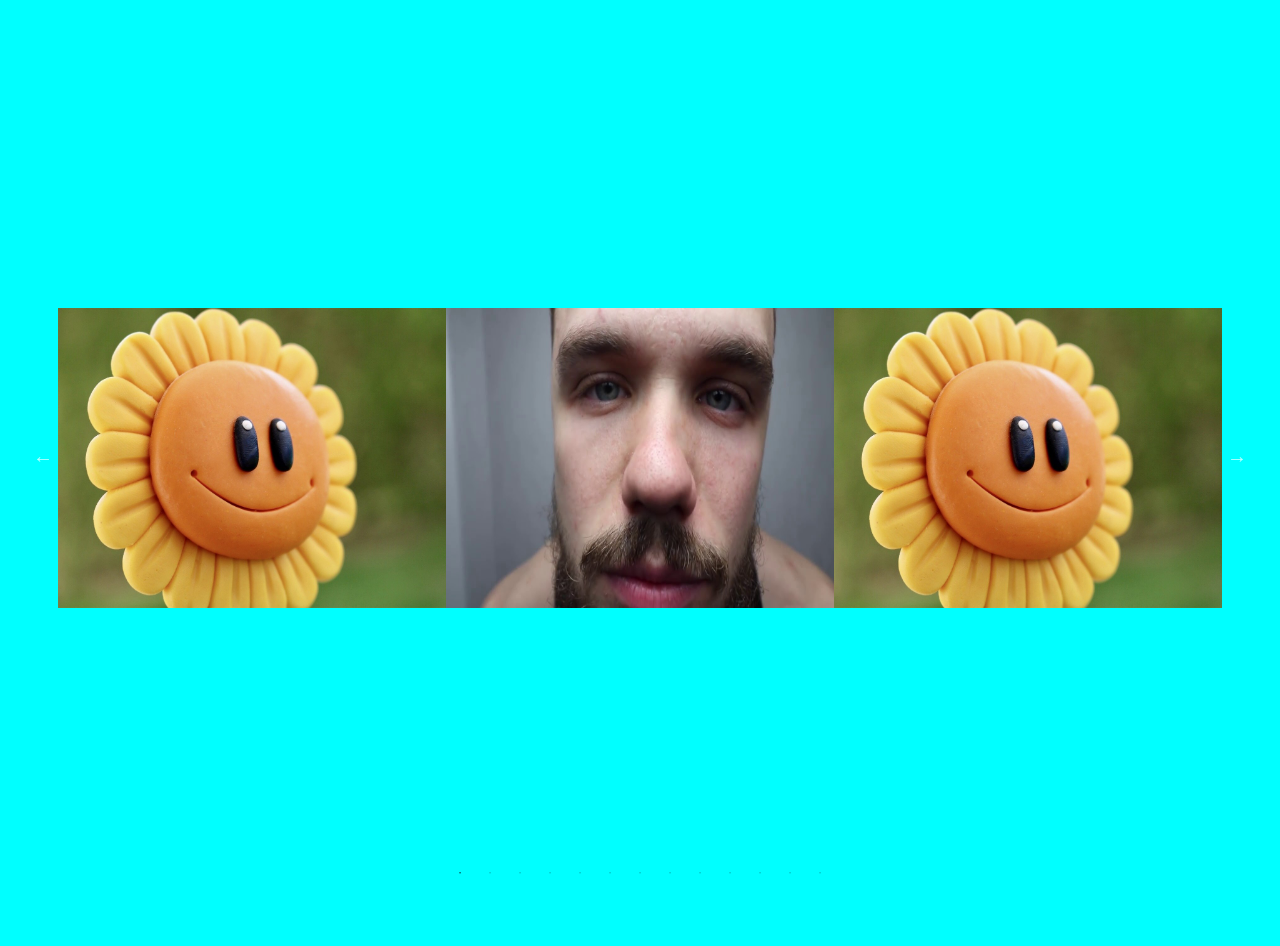
<file: task7/index.html>
<!DOCTYPE html>
<html lang="en">
  <head>
    <meta charset="UTF-8" />
    <meta http-equiv="X-UA-Compatible" content="IE=edge" />
    <meta name="viewport" content="width=device-width, initial-scale=1.0" />
    <title>Slider</title>
    <link rel="stylesheet" href="style.css" />
    <link rel="stylesheet" href="slick.css" />
    <link rel="stylesheet" href="slick-theme.css" />
  </head>
  <body>
    <div class="slider">
      <div class="slider__img">
        <img
          src="hz.jpg" 
             alt="подсолнух1"
        />
      </div>
      <div class="slider__img">
        <img
          src="6092.jpg" 
             alt="подсолнух2"
        />
      </div>
      <div class="slider__img">
        <img
          src="hz.jpg" 
             alt="подсолнух3"
        />
      </div>
      <div class="slider__img">
        <img
          src="6092.jpg" 
             alt="подсолнух4"
        />
      </div>
      <div class="slider__img">
        <img
          src="hz.jpg" 
             alt="подсолнух5"
        />
      </div>
      <div class="slider__img">
        <img
          src="6092.jpg" 
             alt="подсолнух6"
        />
      </div>
      <div class="slider__img">
        <img
          src="hz.jpg" 
             alt="подсолнух7"
        />
      </div>
      <div class="slider__img">
        <img
          src="6092.jpg" 
             alt="подсолнух8"
        />
      </div>
      <div class="slider__img">
        <img
          src="hz.jpg" 
             alt="подсолнух9"
        />
      </div>
      <div class="slider__img">
        <img
          src="6092.jpg" 
             alt="подсолнух10"
        />
      </div>
      <div class="slider__img">
        <img
          src="hz.jpg" 
             alt="подсолнух11"
        />
      </div>
      <div class="slider__img">
        <img
          src="6092.jpg" 
             alt="подсолнух12"
        />
      </div>
      <div class="slider__img">
        <img
          src="hz.jpg" 
             alt="подсолнух13"
        />
      </div>
    </div>
    <script src="https://ajax.googleapis.com/ajax/libs/jquery/3.6.1/jquery.min.js"></script>
    <script src="script.js"></script>
    <script src="slick.min.js"></script>
  </body>
</html>
</file>
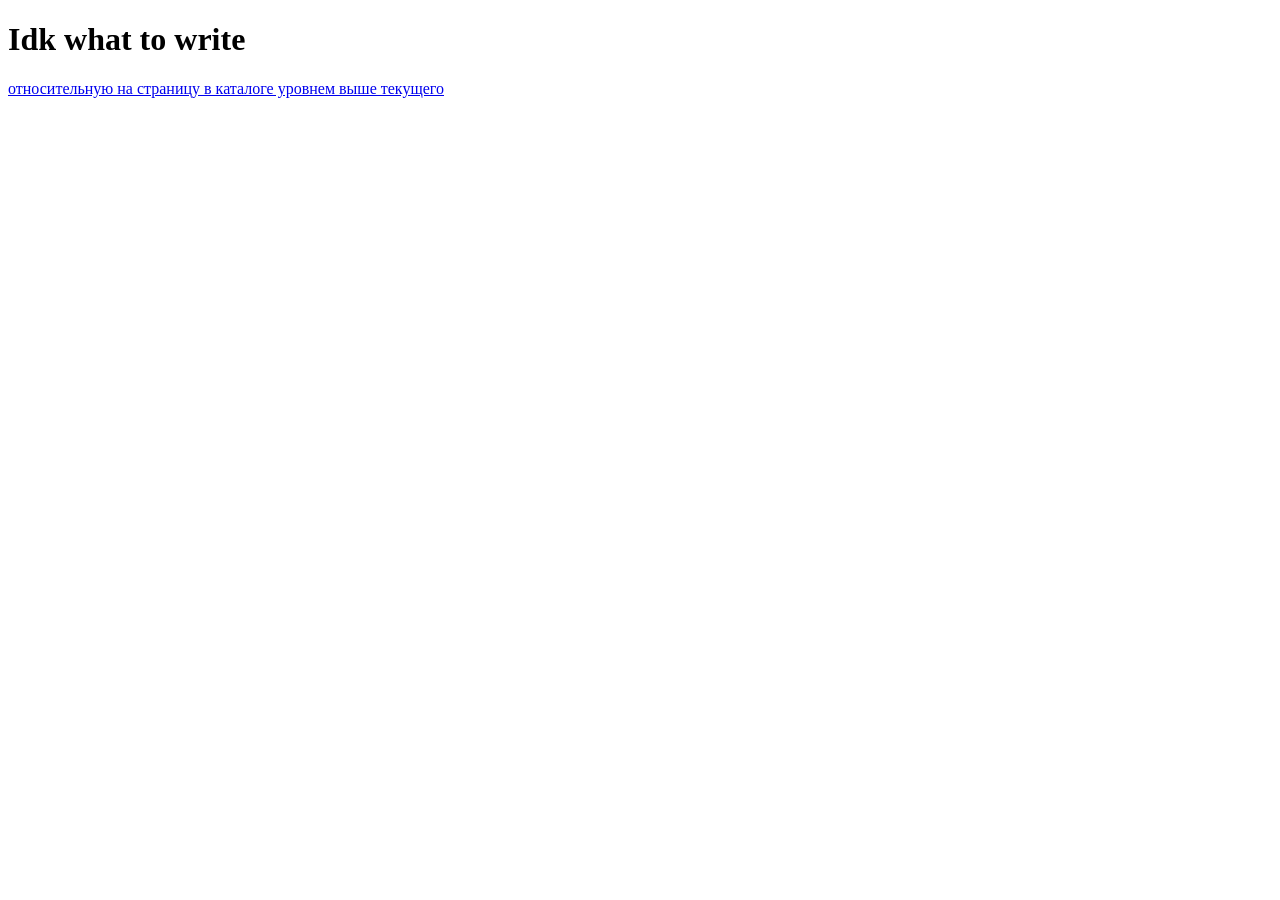
<file: task1/about/about.html>
<!DOCTYPE html>
<html lang="en">
<head>
    <meta charset="UTF-8">
    <title>Title</title>
</head>
<body>
    <h1>Idk what to write</h1>
    <a href="../index.html">относительную на страницу в каталоге уровнем выше текущего</a>
</body>
</html>
</file>
<file: ForMyDarling/style.css>
.all{
    display:flex;
    flex-direction: column;
    justify-content: center;
}
</file>
<file: task2/style.css>
html, body {
    max-width: 100%;
    overflow-x: hidden;
}
*{
    margin: 0;
    padding: 0;
}
.header{
    width: 100%;
    background-color: #4682B4;
    min-height: 50px;
    padding-top: 15px;
    padding-bottom: 65px;
}
.header-content{
    margin-top: 50px;
    height: 120px;
    background-color: #B0E0E6;
}
.pre-header{
    float: right;
    margin-right: 35px;
    margin-top:45px;
    font-size: xx-large;
    color: #B0E0E6;
}
.cartinka{
    float:left;
    width: 1%;
    min-height: 100px;
    min-width: 100px;
    margin-left: 15px;
    margin-top: 10px;
}
.name{
    padding-top:45px;
    padding-left:10%;
    font-size:larger;
}
.content{

    max-width: 960px;
    background-color: #B0E0E6;
    margin: 0 auto;
    margin-top: 1%;
    padding: 1%;

}
.tabl-first{
    color: #b7bf5e;
    padding: 5px;
    background-color:#c36f31;
}
.tabl-second{
    color:#c36f31;
    padding: 5px;
    background-color: #b7bf5e;
}
.link-list{
    margin: 20px;
}
li{
    list-style-type: none;
}
.footer {
    width: 100%;
    background-color: #87CEEB;
    min-height: 60px;
    margin-top: 10px;
    padding: 5px;
}
.idk{
    color:#c36f31;
}
</file>
<file: task3/style.css>
html, body {
    max-width: 100%;
    overflow-x: hidden;
}
*{
    margin: 0;
    padding: 0;
}
.header{
    width: 100%;
    background-color: #4682B4;
    min-height: 50px;
    padding-top: 15px;
    padding-bottom: 65px;

}
.pre-header{
    display:flex;
    flex-direction: column;
    justify-content: center;
    width: 100%;
}
.header-content{
    display: flex;
    flex-direction: row;
    justify-content: center;
    margin-top: 50px;
    height: 120px;
    background-color: #B0E0E6;
}

.flex-box{
    display:flex;
    flex-direction: column;
}

.flex-item1{
    order: 2;
    min-width:100%; 
    
}
.flex-item2{
    order: 1;
    min-width:100%; 
}
.flex-item3{
    order:3;
    min-width:100%; 
    
}
.cartinka{
    float:left;
    width: 1%;
    min-height: 100px;
    min-width: 100px;
    margin-left: 15px;
    margin-top: 10px;
}
.name{
    padding-top:45px;
    padding-left:3%;
    font-size:larger;
}
.content{
    display:flex;
    flex-direction: column;
    align-items: center;
    justify-content: space-evenly;
    max-width: 960px;
    background-color: #B0E0E6;
    margin: 0 auto;
    margin-top: 5%;
    padding: 1%;
}
.tabl-first{
    color: #b7bf5e;
    padding: 5px;
    background-color:#c36f31;
}
.tabl-second{
    color:#c36f31;
    padding: 5px;
    background-color: #b7bf5e;
}
.link-list{
    display:flex;
    flex-direction: column;
    justify-content: center;
    margin: 20px;
}
li{
    list-style-type: none;
}
.footer {
    width: 100%;
    background-color: #669a2a;
    min-height: 60px;
    margin-top: 10px;
    padding: 5px;
}
.idk{
    color:#c36f31;
}

@media screen and (min-width:769px){
    html, body {
        max-width: 100%;
        overflow-x: hidden;
    }
    *{
        margin: 0;
        padding: 0;
    }
    .header{
        width: 100%;
        background-color: #4682B4;
        min-height: 50px;
        padding-top: 15px;
        padding-bottom: 65px;

    }
    .header-content{
        display:flex;
        flex-direction: row;
        justify-content: left;
        margin-top: 50px;
        height: 120px;
        background-color: #B0E0E6;
    }
    .flex-box{
        display:flex;
        flex-direction: column;
    }
    .pre-header{
        display: flex;
        flex-direction: row;
        justify-content: space-around;
        
        margin-top:45px;
        margin-bottom:45px;
        

        padding-top:10px;
        padding-bottom: 10px;
        font-size: xx-large;
        color: #B0E0E6;
        background-color: #355C7D;
    }

    .flex-item1{
        order:1;
    }
    .flex-item2{
        order:2;
    }
    .flex-item3{
       order:3;
    }
    .cartinka{
        float:left;
        width: 1%;
        min-height: 100px;
        min-width: 100px;
        margin-left: 15px;
        margin-top: 10px;
    }
    .name{
        padding-top:45px;
        padding-left:3%;
        font-size:larger;
    }
    .content{
        min-width: 960px;
        background-color: #B0E0E6;
        margin: 0 auto;
        margin-top: 1%;
        padding: 1%;
    }
    .tabl-first{
        color: #b7bf5e;
        padding: 5px;
        background-color:#c36f31;
    }
    .tabl-second{
        color:#c36f31;
        padding: 5px;
        background-color: #b7bf5e;
    }
    .link-list{
        margin: 20px;
    }
    li{
        list-style-type: none;
    }
    .footer {
        width: 100%;
        background-color: #669a2a;
        min-height: 60px;
        margin-top: 10px;
        padding: 5px;
    }
    .idk{
        color:#c36f31;
    }
}
</file>
<file: task4/style.css>
html, body {
    max-width: 100%;
    overflow-x: hidden;
}
:root {
    --color1: #4682B4;
    --color2: #B0E0E6;
    --color3: #b7bf5e;
    --color4: #c36f31;
    --color5: #669a2a;
    --color6: #355C7D;
}
*{
    margin: 0;
    padding: 0;
}
.header{
    width: 100%;
    background-color: var(--color1);
    min-height: 50px;
    padding-top: 15px;
    padding-bottom: 65px;

}
.pre-header{
    display:flex;
    flex-direction: column;
    justify-content: center;
    width: 100%;
}
.header-content{
    display: flex;
    flex-direction: row;
    justify-content: center;
    margin-top: 50px;
    height: 120px;
    background-color: var(--color2);
}

.flex-box{
    display:flex;
    flex-direction: column;
    justify-content:center;
}

.flex-item1{
    order: 2;
    min-width:100%; 
    
}
.flex-item2{
    order: 1;
    min-width:100%; 
}
.flex-item3{
    order:3;
    min-width:100%; 
    
}
.cartinka{
    float:left;
    width: 1%;
    
    min-height: 100px;
    min-width: 100px;
    
    margin-left: 15px;
    margin-top: 10px;
}
.name{
    padding-top:45px;
    padding-left:3%;
    font-size:larger;
}
.content{
    display:flex;
    flex-direction: column;
    align-items: center;
    justify-content: space-evenly;
    max-width: 960px;
    background-color: var(--color2);
    margin: 0 auto;
    margin-top: 5%;
    padding: 1%;
}
.tabl-first{
    color: var(--color3);
    padding: 5px;
    background-color:var(--color4);
}
.tabl-second{
    color:var(--color4);
    padding: 5px;
    background-color: var(--color3);
}
.link-list{
    display:flex;
    flex-direction: column;
    justify-content: center;
    margin: 20px;
}
li{
    list-style-type: none;
}
.footer {
    width: 100%;
    background-color: var(--color5);
    min-height: 60px;
    margin-top: 10px;
    padding: 5px;
}
.idk{
    color:var(--color4);
}

@media screen and (min-width:769px){
    html, body {
        max-width: 100%;
        overflow-x: hidden;
    }
    *{
        margin: 0;
        padding: 0;
    }
    .header{
        width: 100%;
        background-color: var(--color1);
        min-height: 50px;
        padding-top: 15px;
        padding-bottom: 65px;

    }
    .header-content{
        display:flex;
        flex-direction: row;
        justify-content: left;
        margin-top: 50px;
        height: 120px;
        background-color: var(--color2);
    }
    .flex-box{
        display:flex;
        flex-direction: column;
    }
    .pre-header{
        display: flex;
        flex-direction: row;
        justify-content: space-around;
        
        margin-top:45px;
        margin-bottom:45px;
        

        padding-top:10px;
        padding-bottom: 10px;
        font-size: xx-large;
        color: var(--color2);
        background-color: var(--color6);
    }

    .flex-item1{
        order:1;
    }
    .flex-item2{
        order:2;
    }
    .flex-item3{
       order:3;
    }
    .cartinka{
        float:left;
        width: 1%;
        min-height: 100px;
        min-width: 100px;
        margin-left: 15px;
        margin-top: 10px;
    }
    .name{
        padding-top:45px;
        padding-left:3%;
        font-size:larger;
    }
    .content{
        min-width: 960px;
        background-color: var(--color2);
        margin: 0 auto;
        margin-top: 1%;
        padding: 1%;
    }
    /*.tabl-first{
        color: var(--color3);
        padding: 5px;
        background-color:var(--color4);
    }
    .tabl-second{
        color:var(--color4);
        padding: 5px;
        background-color: var(--color3);
    }*/
    .link-list{
        margin: 20px;
    }
    li{
        list-style-type: none;
    }
    .footer {
        background-color: var(--color5);
        min-height: 60px;
        margin-top: 10px;
        padding: 5px;
    }
    .idk{
        color:var(--color4);
    }
}
</file>
<file: task5/style.css>
.flex {
    display: flex;
    flex-direction: column;
    align-items: center;
    justify-content: center;
}

label, input, select {
    display: block;
}

button {
    margin-top: 1vh;
    width: 100%;
} 

.calculator {
    display: flex;
    flex-direction: column;
    background-color: rgb(104, 160, 59);
    padding: 5vh;
    width: 20vw;
}
ul, ol {
    padding: 0;
}
</file>
<file: task6/style.css>
label, input, select {
    display: block;
}

button {
    margin-top: 1vh;
    width: 100%;
} 

.calculatorFirst {
    display: flex;
    flex-direction: column;
    background-color: rgb(104, 160, 59);
    padding: 5vh;
    width: 20vw;
}

.calculatorSecond {
    display: flex;
    flex-direction: column;
    background-color: rgb(104, 160, 59);
    padding: 5vh;
    width: 30vw;
}

.flex-box {
    display: flex;
    flex-direction: column;
    align-items: center;
    justify-content: center;
}

.radio-choice {
    display: inline;
}

.block-choice {
    display: flex;
    flex-direction: row;
    gap: 1vw;
}

ul, ol {
    padding: 0;
}
</file>
<file: task7/style.css>
* {
    font-family: Arial, Helvetica, sans-serif;
  }
  body {
    padding: 50px;
      background-color: cyan;
  }
  .slider__img {
    margin: 250px auto;
    height: 300px;
  }
  .slider__img img {
    margin: auto;
    width: 400px;
    height: 300px;
  }
</file>
